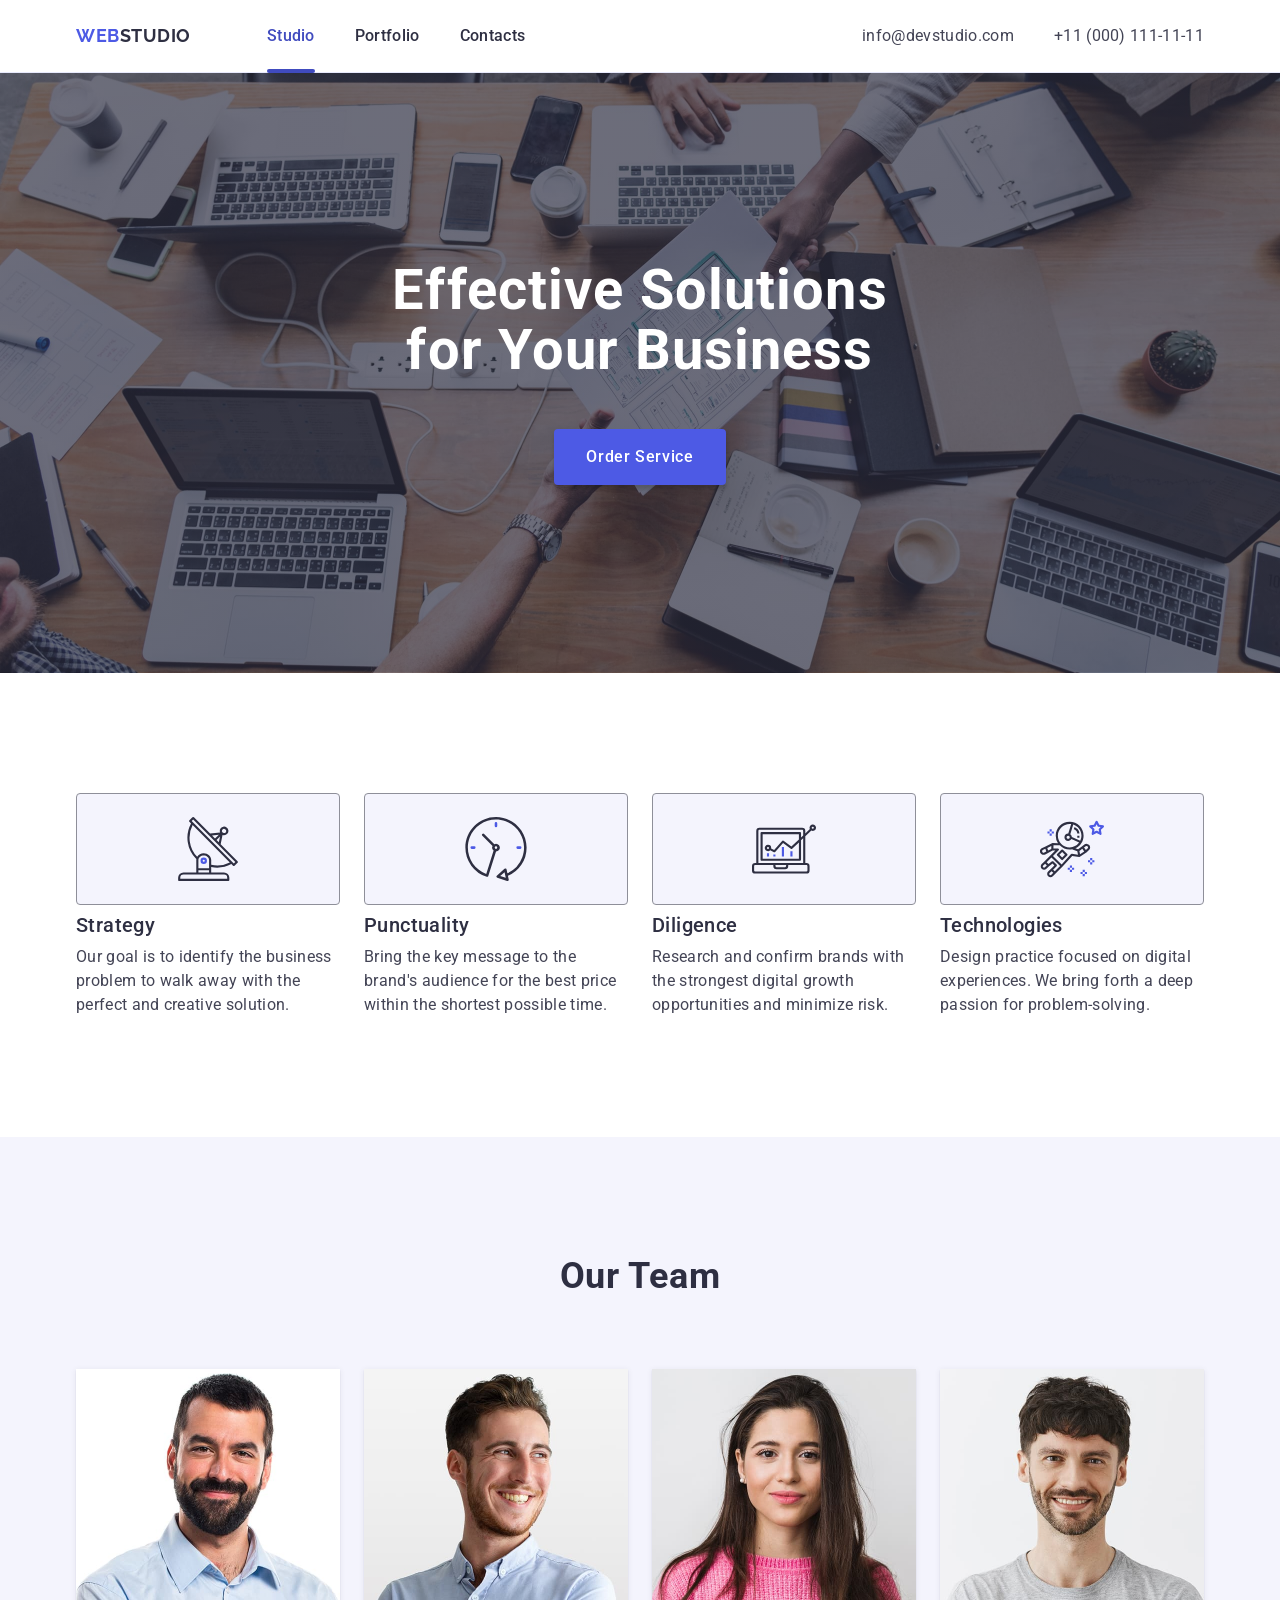
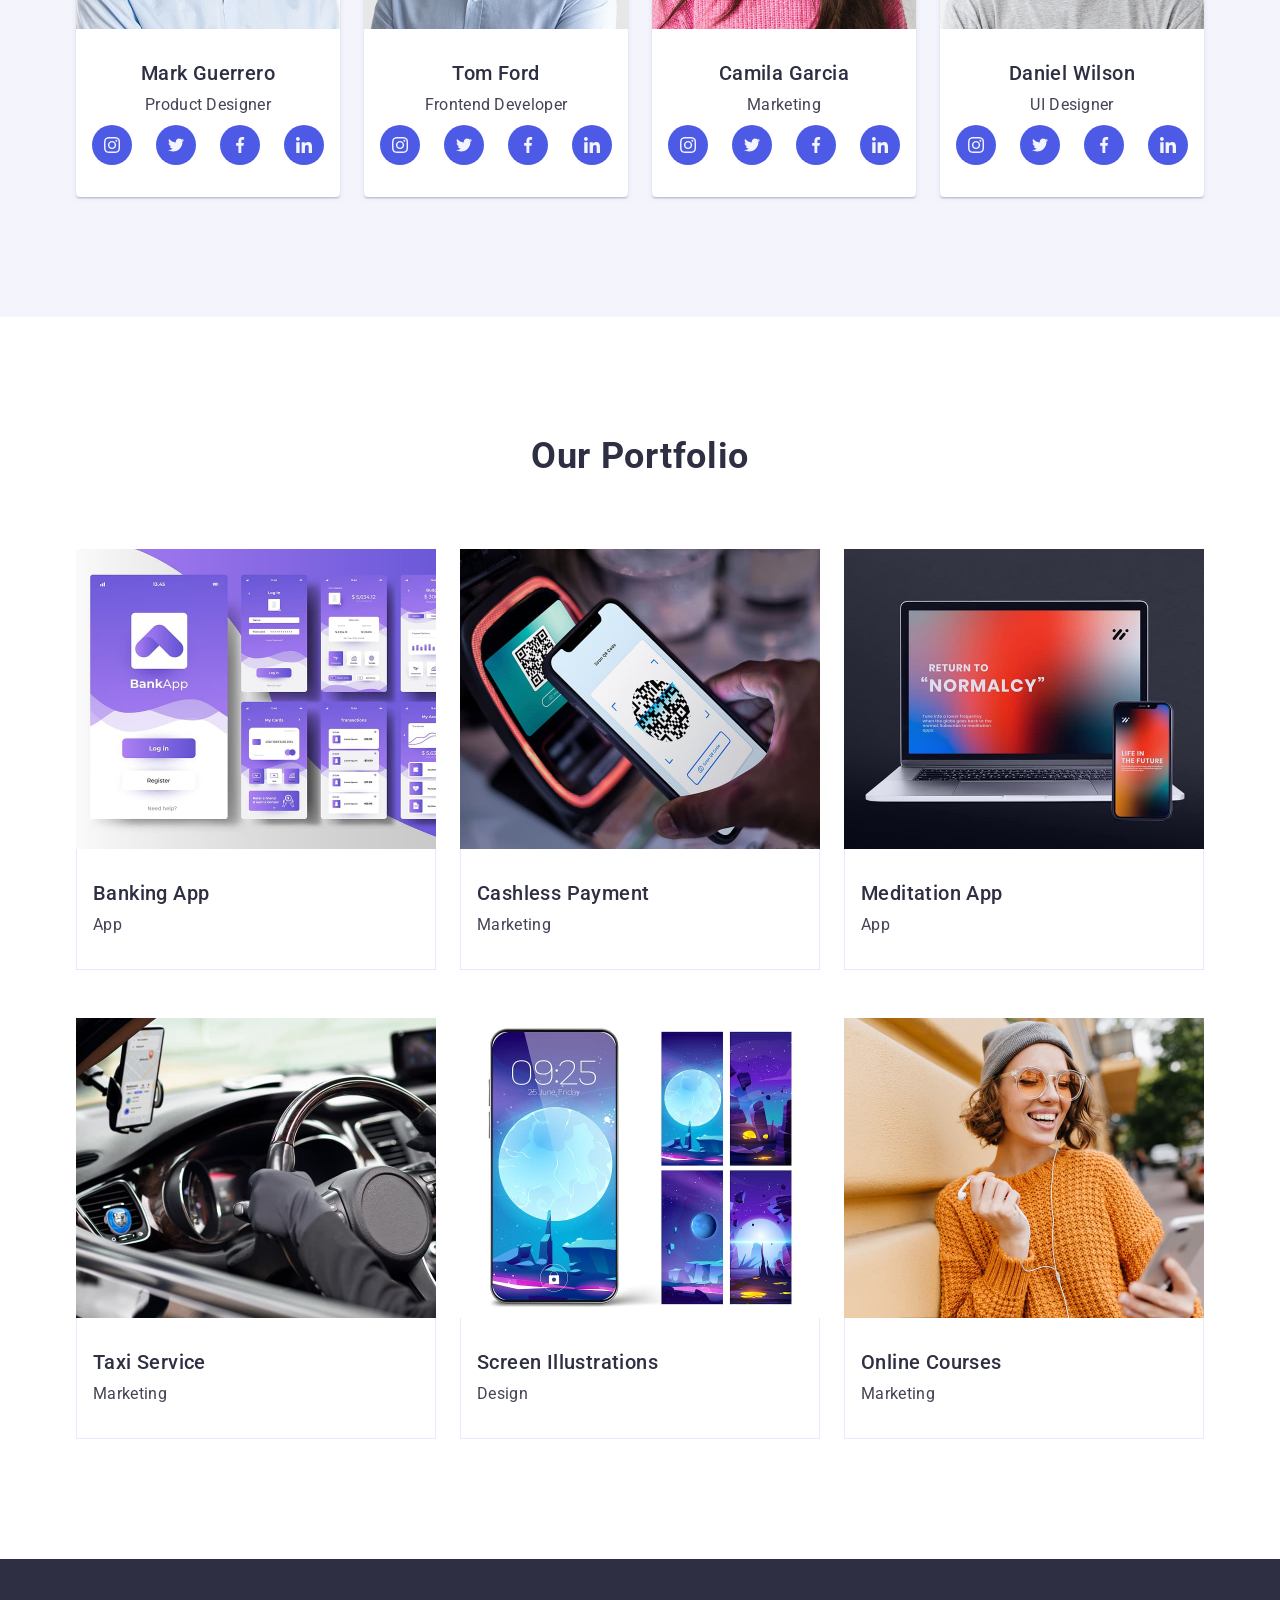
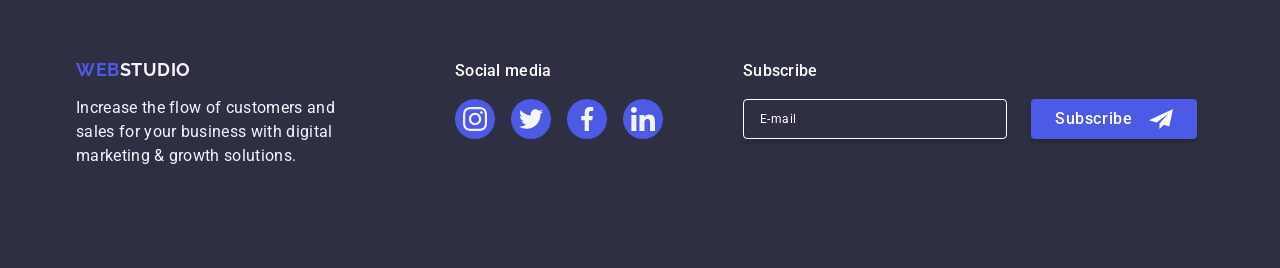
<file: index.html>
<!doctype html>
<html lang="en">
    <head>
        <meta charset="UTF-8" />
        <meta name="viewport" content="width=device-width, initial-scale=1.0" />
        <meta
            name="description"
            content="Design and developement of web-sites and apps"
        />
        <meta name="keywords" content="design developement web-site app" />
        <title>WebStudio</title>
        <link rel="preconnect" href="https://fonts.googleapis.com" />
        <link rel="preconnect" href="https://fonts.gstatic.com" crossorigin />
        <link
            href="https://fonts.googleapis.com/css2?family=Raleway:wght@700&family=Roboto:wght@400;500;700&display=swap"
            rel="stylesheet"
        />
        <link
            rel="stylesheet"
            href="https://cdnjs.cloudflare.com/ajax/libs/modern-normalize/3.0.1/modern-normalize.min.css"
        />
        <link rel="stylesheet" href="./css/styles.css" />
    </head>
    <body>
        <!-- Header -->
        <header class="header">
            <div class="container">
                <!-- Navigation -->
                <nav class="nav">
                    <!-- Logo -->
                    <a class="logo-link" href="./index.html"
                        >Web<span class="header-logo-accent">Studio</span></a
                    >
                    <!-- Navigation -->
                    <ul class="nav-list">
                        <li class="nav-list-item">
                            <a class="active nav-link" href="./index.html"
                                >Studio</a
                            >
                        </li>
                        <li class="nav-list-item">
                            <a class="nav-link" href="">Portfolio</a>
                        </li>
                        <li class="nav-list-item">
                            <a class="nav-link" href="">Contacts</a>
                        </li>
                    </ul>
                </nav>

                <!-- Contacts -->
                <address class="address">
                    <ul class="address-list">
                        <li class="address-list-item">
                            <a
                                class="address-link"
                                href="mailto:info@devstudio.com"
                                >info@devstudio.com</a
                            >
                        </li>
                        <li class="address-list-item">
                            <a class="address-link" href="tel:+110001111111"
                                >+11 (000) 111-11-11</a
                            >
                        </li>
                    </ul>
                </address>
            </div>
        </header>

        <main>
            <!-- Hero Section -->
            <section class="hero">
                <div class="container">
                    <h1 class="hero-title">
                        Effective Solutions for Your Business
                    </h1>
                    <button class="button" type="button" data-modal-open>
                        Order service
                    </button>
                </div>
            </section>

            <!-- Features Section -->
            <section class="section features">
                <div class="container">
                    <!-- No header2 -->
                    <h2 class="visually-hidden" aria-label="features">
                        Features
                    </h2>
                    <ul class="features-list">
                        <li class="features-list-item">
                            <div class="features-icon-wrapper">
                                <svg
                                    class="features-icon"
                                    width="64"
                                    height="64"
                                >
                                    <use
                                        class="icon-link"
                                        href="./images/icons.svg#icon-antenna"
                                    ></use>
                                </svg>
                            </div>
                            <h3 class="subtitle">Strategy</h3>
                            <p class="text">
                                Our goal is to identify the business problem to
                                walk away with the perfect and creative
                                solution.
                            </p>
                        </li>
                        <li class="features-list-item">
                            <div class="features-icon-wrapper">
                                <svg
                                    class="features-icon"
                                    width="64"
                                    height="64"
                                >
                                    <use
                                        class="icon-link"
                                        href="./images/icons.svg#icon-clock"
                                    ></use>
                                </svg>
                            </div>
                            <h3 class="subtitle">Punctuality</h3>
                            <p class="text">
                                Bring the key message to the brand's audience
                                for the best price within the shortest possible
                                time.
                            </p>
                        </li>
                        <li class="features-list-item">
                            <div class="features-icon-wrapper">
                                <svg
                                    class="features-icon"
                                    width="64"
                                    height="64"
                                >
                                    <use
                                        class="icon-link"
                                        href="./images/icons.svg#icon-diagram"
                                    ></use>
                                </svg>
                            </div>
                            <h3 class="subtitle">Diligence</h3>
                            <p class="text">
                                Research and confirm brands with the strongest
                                digital growth opportunities and minimize risk.
                            </p>
                        </li>
                        <li class="features-list-item">
                            <div class="features-icon-wrapper">
                                <svg
                                    class="features-icon"
                                    width="64"
                                    height="64"
                                >
                                    <use
                                        class="icon-link"
                                        href="./images/icons.svg#icon-astronaut"
                                    ></use>
                                </svg>
                            </div>
                            <h3 class="subtitle">Technologies</h3>
                            <p class="text">
                                Design practice focused on digital experiences.
                                We bring forth a deep passion for
                                problem-solving.
                            </p>
                        </li>
                    </ul>
                </div>
            </section>

            <!-- Our Team Section -->
            <section class="section team">
                <div class="container">
                    <h2 class="title">Our team</h2>
                    <ul class="team-list">
                        <li class="team-list-item">
                            <img
                                src="./images/image-1.jpg"
                                alt="Mark Guerrero Product Designer WebStudio"
                                aria-hidden="true"
                                width="264"
                                height="260"
                            />
                            <div class="team-card-text-content">
                                <h3 class="subtitle">Mark Guerrero</h3>
                                <p class="text">Product Designer</p>
                                <ul class="socials-list">
                                    <li class="socials-list-item">
                                        <a
                                            class="socials-link"
                                            href="https://www.instagram.com/"
                                            target="_blank"
                                            rel="noopener noreferrer"
                                        >
                                            <svg
                                                class="socials-icon"
                                                width="16"
                                                height="16"
                                            >
                                                <use
                                                    class="icon-link"
                                                    href="./images/icons.svg#icon-instagram"
                                                ></use>
                                            </svg>
                                        </a>
                                    </li>
                                    <li class="socials-list-item">
                                        <a
                                            class="socials-link"
                                            href="https://x.com/"
                                            target="_blank"
                                            rel="noopener noreferrer"
                                        >
                                            <svg
                                                class="socials-icon"
                                                width="16"
                                                height="16"
                                            >
                                                <use
                                                    class="icon-link"
                                                    href="./images/icons.svg#icon-twitter"
                                                ></use>
                                            </svg>
                                        </a>
                                    </li>
                                    <li class="socials-list-item">
                                        <a
                                            class="socials-link"
                                            href="https://www.facebook.com/"
                                            target="_blank"
                                            rel="noopener noreferrer"
                                        >
                                            <svg
                                                class="socials-icon"
                                                width="16"
                                                height="16"
                                            >
                                                <use
                                                    class="icon-link"
                                                    href="./images/icons.svg#icon-facebook"
                                                ></use>
                                            </svg>
                                        </a>
                                    </li>
                                    <li class="socials-list-item">
                                        <a
                                            class="socials-link"
                                            href="https://www.linkedin.com/"
                                            target="_blank"
                                            rel="noopener noreferrer"
                                        >
                                            <svg
                                                class="socials-icon"
                                                width="16"
                                                height="16"
                                            >
                                                <use
                                                    class="icon-link"
                                                    href="./images/icons.svg#icon-linkedin"
                                                ></use>
                                            </svg>
                                        </a>
                                    </li>
                                </ul>
                            </div>
                        </li>
                        <li class="team-list-item">
                            <img
                                src="./images/image-2.jpg"
                                alt="Tom Ford Frontend Developer WebStudio"
                                aria-hidden="true"
                                width="264"
                                height="260"
                            />
                            <div class="team-card-text-content">
                                <h3 class="subtitle">Tom Ford</h3>
                                <p class="text">Frontend Developer</p>
                                <ul class="socials-list">
                                    <li class="socials-list-item">
                                        <a
                                            class="socials-link"
                                            href="https://www.instagram.com/"
                                            target="_blank"
                                            rel="noopener noreferrer"
                                        >
                                            <svg
                                                class="socials-icon"
                                                width="16"
                                                height="16"
                                            >
                                                <use
                                                    class="icon-link"
                                                    href="./images/icons.svg#icon-instagram"
                                                ></use>
                                            </svg>
                                        </a>
                                    </li>
                                    <li class="socials-list-item">
                                        <a
                                            class="socials-link"
                                            href="https://x.com/"
                                            target="_blank"
                                            rel="noopener noreferrer"
                                        >
                                            <svg
                                                class="socials-icon"
                                                width="16"
                                                height="16"
                                            >
                                                <use
                                                    class="icon-link"
                                                    href="./images/icons.svg#icon-twitter"
                                                ></use>
                                            </svg>
                                        </a>
                                    </li>
                                    <li class="socials-list-item">
                                        <a
                                            class="socials-link"
                                            href="https://www.facebook.com/"
                                            target="_blank"
                                            rel="noopener noreferrer"
                                        >
                                            <svg
                                                class="socials-icon"
                                                width="16"
                                                height="16"
                                            >
                                                <use
                                                    class="icon-link"
                                                    href="./images/icons.svg#icon-facebook"
                                                ></use>
                                            </svg>
                                        </a>
                                    </li>
                                    <li class="socials-list-item">
                                        <a
                                            class="socials-link"
                                            href="https://www.linkedin.com/"
                                            target="_blank"
                                            rel="noopener noreferrer"
                                        >
                                            <svg
                                                class="socials-icon"
                                                width="16"
                                                height="16"
                                            >
                                                <use
                                                    class="icon-link"
                                                    href="./images/icons.svg#icon-linkedin"
                                                ></use>
                                            </svg>
                                        </a>
                                    </li>
                                </ul>
                            </div>
                        </li>
                        <li class="team-list-item">
                            <img
                                src="./images/image-3.jpg"
                                alt="Camila Garcia Marketing WebStudio"
                                aria-hidden="true"
                                width="264"
                                height="260"
                            />
                            <div class="team-card-text-content">
                                <h3 class="subtitle">Camila Garcia</h3>
                                <p class="text">Marketing</p>
                                <ul class="socials-list">
                                    <li class="socials-list-item">
                                        <a
                                            class="socials-link"
                                            href="https://www.instagram.com/"
                                            target="_blank"
                                            rel="noopener noreferrer"
                                        >
                                            <svg
                                                class="socials-icon"
                                                width="16"
                                                height="16"
                                            >
                                                <use
                                                    class="icon-link"
                                                    href="./images/icons.svg#icon-instagram"
                                                ></use>
                                            </svg>
                                        </a>
                                    </li>
                                    <li class="socials-list-item">
                                        <a
                                            class="socials-link"
                                            href="https://x.com/"
                                            target="_blank"
                                            rel="noopener noreferrer"
                                        >
                                            <svg
                                                class="socials-icon"
                                                width="16"
                                                height="16"
                                            >
                                                <use
                                                    class="icon-link"
                                                    href="./images/icons.svg#icon-twitter"
                                                ></use>
                                            </svg>
                                        </a>
                                    </li>
                                    <li class="socials-list-item">
                                        <a
                                            class="socials-link"
                                            href="https://www.facebook.com/"
                                            target="_blank"
                                            rel="noopener noreferrer"
                                        >
                                            <svg
                                                class="socials-icon"
                                                width="16"
                                                height="16"
                                            >
                                                <use
                                                    class="icon-link"
                                                    href="./images/icons.svg#icon-facebook"
                                                ></use>
                                            </svg>
                                        </a>
                                    </li>
                                    <li class="socials-list-item">
                                        <a
                                            class="socials-link"
                                            href="https://www.linkedin.com/"
                                            target="_blank"
                                            rel="noopener noreferrer"
                                        >
                                            <svg
                                                class="socials-icon"
                                                width="16"
                                                height="16"
                                            >
                                                <use
                                                    class="icon-link"
                                                    href="./images/icons.svg#icon-linkedin"
                                                ></use>
                                            </svg>
                                        </a>
                                    </li>
                                </ul>
                            </div>
                        </li>
                        <li class="team-list-item">
                            <img
                                src="./images/image-4.jpg"
                                alt="Daniel Wilson UI Designer WebStudio"
                                aria-hidden="true"
                                width="264"
                                height="260"
                            />
                            <div class="team-card-text-content">
                                <h3 class="subtitle">Daniel Wilson</h3>
                                <p class="text">UI Designer</p>
                                <ul class="socials-list">
                                    <li class="socials-list-item">
                                        <a
                                            class="socials-link"
                                            href="https://www.instagram.com/"
                                            target="_blank"
                                            rel="noopener noreferrer"
                                        >
                                            <svg
                                                class="socials-icon"
                                                width="16"
                                                height="16"
                                            >
                                                <use
                                                    class="icon-link"
                                                    href="./images/icons.svg#icon-instagram"
                                                ></use>
                                            </svg>
                                        </a>
                                    </li>
                                    <li class="socials-list-item">
                                        <a
                                            class="socials-link"
                                            href="https://x.com/"
                                            target="_blank"
                                            rel="noopener noreferrer"
                                        >
                                            <svg
                                                class="socials-icon"
                                                width="16"
                                                height="16"
                                            >
                                                <use
                                                    class="icon-link"
                                                    href="./images/icons.svg#icon-twitter"
                                                ></use>
                                            </svg>
                                        </a>
                                    </li>
                                    <li class="socials-list-item">
                                        <a
                                            class="socials-link"
                                            href="https://www.facebook.com/"
                                            target="_blank"
                                            rel="noopener noreferrer"
                                        >
                                            <svg
                                                class="socials-icon"
                                                width="16"
                                                height="16"
                                            >
                                                <use
                                                    class="icon-link"
                                                    href="./images/icons.svg#icon-facebook"
                                                ></use>
                                            </svg>
                                        </a>
                                    </li>
                                    <li class="socials-list-item">
                                        <a
                                            class="socials-link"
                                            href="https://www.linkedin.com/"
                                            target="_blank"
                                            rel="noopener noreferrer"
                                        >
                                            <svg
                                                class="socials-icon"
                                                width="16"
                                                height="16"
                                            >
                                                <use
                                                    class="icon-link"
                                                    href="./images/icons.svg#icon-linkedin"
                                                ></use>
                                            </svg>
                                        </a>
                                    </li>
                                </ul>
                            </div>
                        </li>
                    </ul>
                </div>
            </section>

            <!-- Portfolio -->
            <section class="section portfolio">
                <div class="container">
                    <h2 class="title">Our portfolio</h2>
                    <ul class="portfolio-list">
                        <li class="portfolio-list-item">
                            <div class="portfolio-overlay">
                                <img
                                    src="./images/image-5.jpg"
                                    alt="Banking app interface design with dashboard and transaction screens"
                                    width="360"
                                    height="300"
                                />
                                <p class="overlay-text">
                                    14 Stylish and User-Friendly App Design
                                    Concepts &centerdot; Task Manager App
                                    &centerdot; Calorie Tracker App &centerdot;
                                    Exotic Fruit Ecommerce App &centerdot; Cloud
                                    Storage App
                                </p>
                            </div>
                            <div class="portfolio-card-text-content">
                                <h3 class="subtitle">Banking app</h3>
                                <p class="text">App</p>
                            </div>
                        </li>
                        <li class="portfolio-list-item">
                            <div class="portfolio-overlay">
                                <img
                                    src="./images/image-6.jpg"
                                    alt="Paying via QR code scan at a contactless payment terminal"
                                    width="360"
                                    height="300"
                                />
                                <p class="overlay-text">
                                    14 Stylish and User-Friendly App Design
                                    Concepts &centerdot; Task Manager App
                                    &centerdot; Calorie Tracker App &centerdot;
                                    Exotic Fruit Ecommerce App &centerdot; Cloud
                                    Storage App
                                </p>
                            </div>
                            <div class="portfolio-card-text-content">
                                <h3 class="subtitle">Cashless payment</h3>
                                <p class="text">Marketing</p>
                            </div>
                        </li>
                        <li class="portfolio-list-item">
                            <div class="portfolio-overlay">
                                <img
                                    src="./images/image-7.jpg"
                                    alt="Responsive web design mockup on laptop and smartphone"
                                    width="360"
                                    height="300"
                                />
                                <p class="overlay-text">
                                    14 Stylish and User-Friendly App Design
                                    Concepts &centerdot; Task Manager App
                                    &centerdot; Calorie Tracker App &centerdot;
                                    Exotic Fruit Ecommerce App &centerdot; Cloud
                                    Storage App
                                </p>
                            </div>
                            <div class="portfolio-card-text-content">
                                <h3 class="subtitle">Meditation app</h3>
                                <p class="text">App</p>
                            </div>
                        </li>
                        <li class="portfolio-list-item">
                            <div class="portfolio-overlay">
                                <img
                                    src="./images/image-8.jpg"
                                    alt="Smartphone with car navigation app mounted on a dashboard"
                                    width="360"
                                    height="300"
                                />
                                <p class="overlay-text">
                                    14 Stylish and User-Friendly App Design
                                    Concepts &centerdot; Task Manager App
                                    &centerdot; Calorie Tracker App &centerdot;
                                    Exotic Fruit Ecommerce App &centerdot; Cloud
                                    Storage App
                                </p>
                            </div>
                            <div class="portfolio-card-text-content">
                                <h3 class="subtitle">Taxi service</h3>
                                <p class="text">Marketing</p>
                            </div>
                        </li>
                        <li class="portfolio-list-item">
                            <div class="portfolio-overlay">
                                <img
                                    src="./images/image-9.jpg"
                                    alt="Mobile app UI kit with celestial animated wallpapers"
                                    width="360"
                                    height="300"
                                />
                                <p class="overlay-text">
                                    14 Stylish and User-Friendly App Design
                                    Concepts &centerdot; Task Manager App
                                    &centerdot; Calorie Tracker App &centerdot;
                                    Exotic Fruit Ecommerce App &centerdot; Cloud
                                    Storage App
                                </p>
                            </div>
                            <div class="portfolio-card-text-content">
                                <h3 class="subtitle">Screen illustrations</h3>
                                <p class="text">Design</p>
                            </div>
                        </li>
                        <li class="portfolio-list-item">
                            <div class="portfolio-overlay">
                                <img
                                    src="./images/image-10.jpg"
                                    alt="Smiling woman in casual wear listening to music on her smartphone"
                                    width="360"
                                    height="300"
                                />
                                <p class="overlay-text">
                                    14 Stylish and User-Friendly App Design
                                    Concepts &centerdot; Task Manager App
                                    &centerdot; Calorie Tracker App &centerdot;
                                    Exotic Fruit Ecommerce App &centerdot; Cloud
                                    Storage App
                                </p>
                            </div>
                            <div class="portfolio-card-text-content">
                                <h3 class="subtitle">Online courses</h3>
                                <p class="text">Marketing</p>
                            </div>
                        </li>
                    </ul>
                </div>
            </section>
        </main>

        <!-- Footer -->
        <footer class="footer">
            <div class="container">
                <div class="footer-info-wrapper">
                    <!-- Logo -->
                    <a class="logo-link" href="./index.html"
                        >Web<span class="footer-logo-accent">Studio</span></a
                    >
                    <!-- Advantage -->
                    <p class="footer-text">
                        Increase the flow of customers and<br />
                        sales for your business with digital<br />
                        marketing & growth solutions.
                    </p>
                </div>
                <div class="footer-socials-wrapper">
                    <p class="socials-text">Social media</p>
                    <ul class="socials-list">
                        <li class="socials-list-item">
                            <a
                                class="socials-link"
                                href="https://www.instagram.com/"
                                target="_blank"
                                rel="noopener noreferrer"
                            >
                                <svg
                                    class="socials-icon"
                                    width="24"
                                    height="24"
                                >
                                    <use
                                        class="icon-link"
                                        href="./images/icons.svg#icon-instagram"
                                    ></use>
                                </svg>
                            </a>
                        </li>
                        <li class="socials-list-item">
                            <a
                                class="socials-link"
                                href="https://x.com/"
                                target="_blank"
                                rel="noopener noreferrer"
                            >
                                <svg
                                    class="socials-icon"
                                    width="24"
                                    height="24"
                                >
                                    <use
                                        class="icon-link"
                                        href="./images/icons.svg#icon-twitter"
                                    ></use>
                                </svg>
                            </a>
                        </li>
                        <li class="socials-list-item">
                            <a
                                class="socials-link"
                                href="https://www.facebook.com/"
                                target="_blank"
                                rel="noopener noreferrer"
                            >
                                <svg
                                    class="socials-icon"
                                    width="24"
                                    height="24"
                                >
                                    <use
                                        class="icon-link"
                                        href="./images/icons.svg#icon-facebook"
                                    ></use>
                                </svg>
                            </a>
                        </li>
                        <li class="socials-list-item">
                            <a
                                class="socials-link"
                                href="https://www.linkedin.com/"
                                target="_blank"
                                rel="noopener noreferrer"
                            >
                                <svg
                                    class="socials-icon"
                                    width="24"
                                    height="24"
                                >
                                    <use
                                        class="icon-link"
                                        href="./images/icons.svg#icon-linkedin"
                                    ></use>
                                </svg>
                            </a>
                        </li>
                    </ul>
                </div>
                <div class="footer-subscribe-wrapper">
                    <p class="subscribe-text">Subscribe</p>
                    <form name="subscribe-form" class="subscribe-form">
                        <label class="subscribe-form-label">
                            <input
                                class="subscribe-form-input"
                                type="email"
                                name="subscribe"
                                placeholder="E-mail"
                            />
                        </label>
                        <button
                            class="button subscribe-form-button"
                            type="submit"
                        >
                            Subscribe
                            <svg class="button-icon" width="24" height="24">
                                <use href="./images/icons.svg#icon-send"></use>
                            </svg>
                        </button>
                    </form>
                </div>
            </div>
        </footer>

        <div class="modal-overlay" data-modal>
            <div class="modal">
                <button type="button" class="button-close" data-modal-close>
                    <svg class="close-icon-close" width="8" height="8">
                        <use href="./images/icons.svg#icon-close"></use>
                    </svg>
                </button>
                <p class="contact-form-title">
                    Leave your contacts and we will call you back
                </p>
                <form
                    name="contact-form"
                    class="contact-form"
                    autocomplete="off"
                    novalidate
                >
                    <div class="label-input-wrapper">
                        <label class="contact-form-label" for="user-name">
                            Name</label
                        >
                        <div class="input-svg-wrapper">
                            <input
                                type="text"
                                name="user-name"
                                id="user-name"
                                class="contact-form-input"
                                autofocus
                                placeholder=" "
                            />
                            <svg
                                class="contact-form-icon"
                                width="18"
                                height="24"
                            >
                                <use
                                    href="./images/icons.svg#icon-person"
                                ></use>
                            </svg>
                        </div>
                    </div>

                    <div class="label-input-wrapper">
                        <label class="contact-form-label" for="user-phone"
                            >Phone</label
                        >
                        <div class="input-svg-wrapper">
                            <input
                                type="tel"
                                name="tel"
                                id="user-phone"
                                class="contact-form-input"
                                placeholder=" "
                            />
                            <svg
                                class="contact-form-icon"
                                width="18"
                                height="24"
                            >
                                <use href="./images/icons.svg#icon-phone"></use>
                            </svg>
                        </div>
                    </div>

                    <div class="label-input-wrapper">
                        <label class="contact-form-label" for="user-email">
                            Email</label
                        >
                        <div class="input-svg-wrapper">
                            <input
                                type="email"
                                name="email"
                                id="user-email"
                                class="contact-form-input"
                                placeholder=" "
                            />
                            <svg
                                class="contact-form-icon"
                                width="18"
                                height="24"
                            >
                                <use href="./images/icons.svg#icon-email"></use>
                            </svg>
                        </div>
                    </div>

                    <div class="label-textarea-wrapper">
                        <label class="contact-form-label" for="user-comment"
                            >Comment</label
                        >
                        <textarea
                            name="user-comment"
                            id="user-comment"
                            class="contact-form-textarea"
                            placeholder="Text input"
                        ></textarea>
                    </div>

                    <div class="label-input-svg-wrapper">
                        <input
                            type="checkbox"
                            name="user-privacy"
                            id="user-privacy"
                            value="true"
                            class="contact-form-checkbox-policy visually-hidden"
                        />
                        <label
                            class="contact-form-label-policy"
                            for="user-privacy"
                        >
                            <span class="svg-wrapper">
                                <svg
                                    class="contact-form-icon-checkbox"
                                    width="10"
                                    height="8"
                                >
                                    <use
                                        href="./images/icons.svg#icon-check"
                                    ></use>
                                </svg>
                            </span>
                            I accept the terms and conditions of the
                            <a
                                href="#"
                                target="_blank"
                                class="contact-form-policy-link"
                                rel="noreferrer noopener"
                                >Privacy Policy</a
                            >
                        </label>
                    </div>

                    <button type="submit" class="button contact-form-button">
                        Send
                    </button>
                </form>
            </div>
        </div>
        <script src="./js/modal.js"></script>
    </body>
</html>
</file>
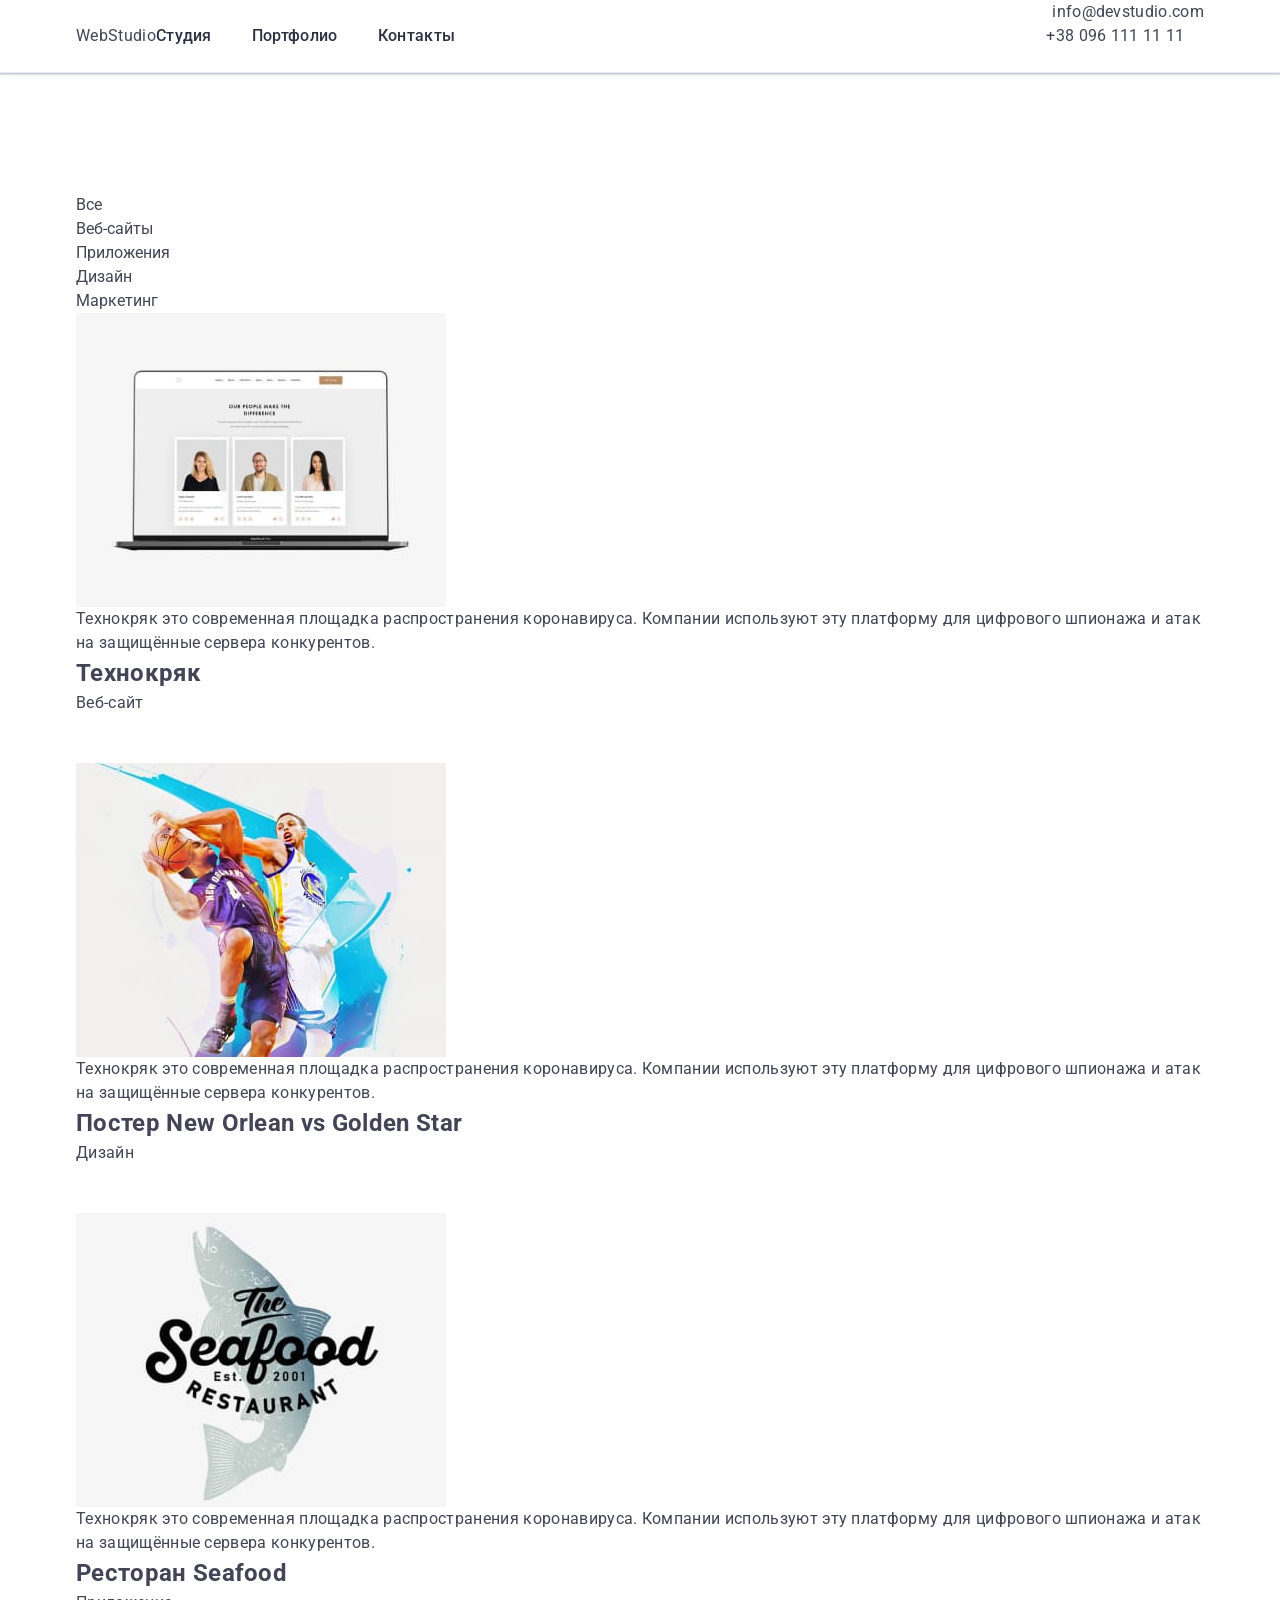
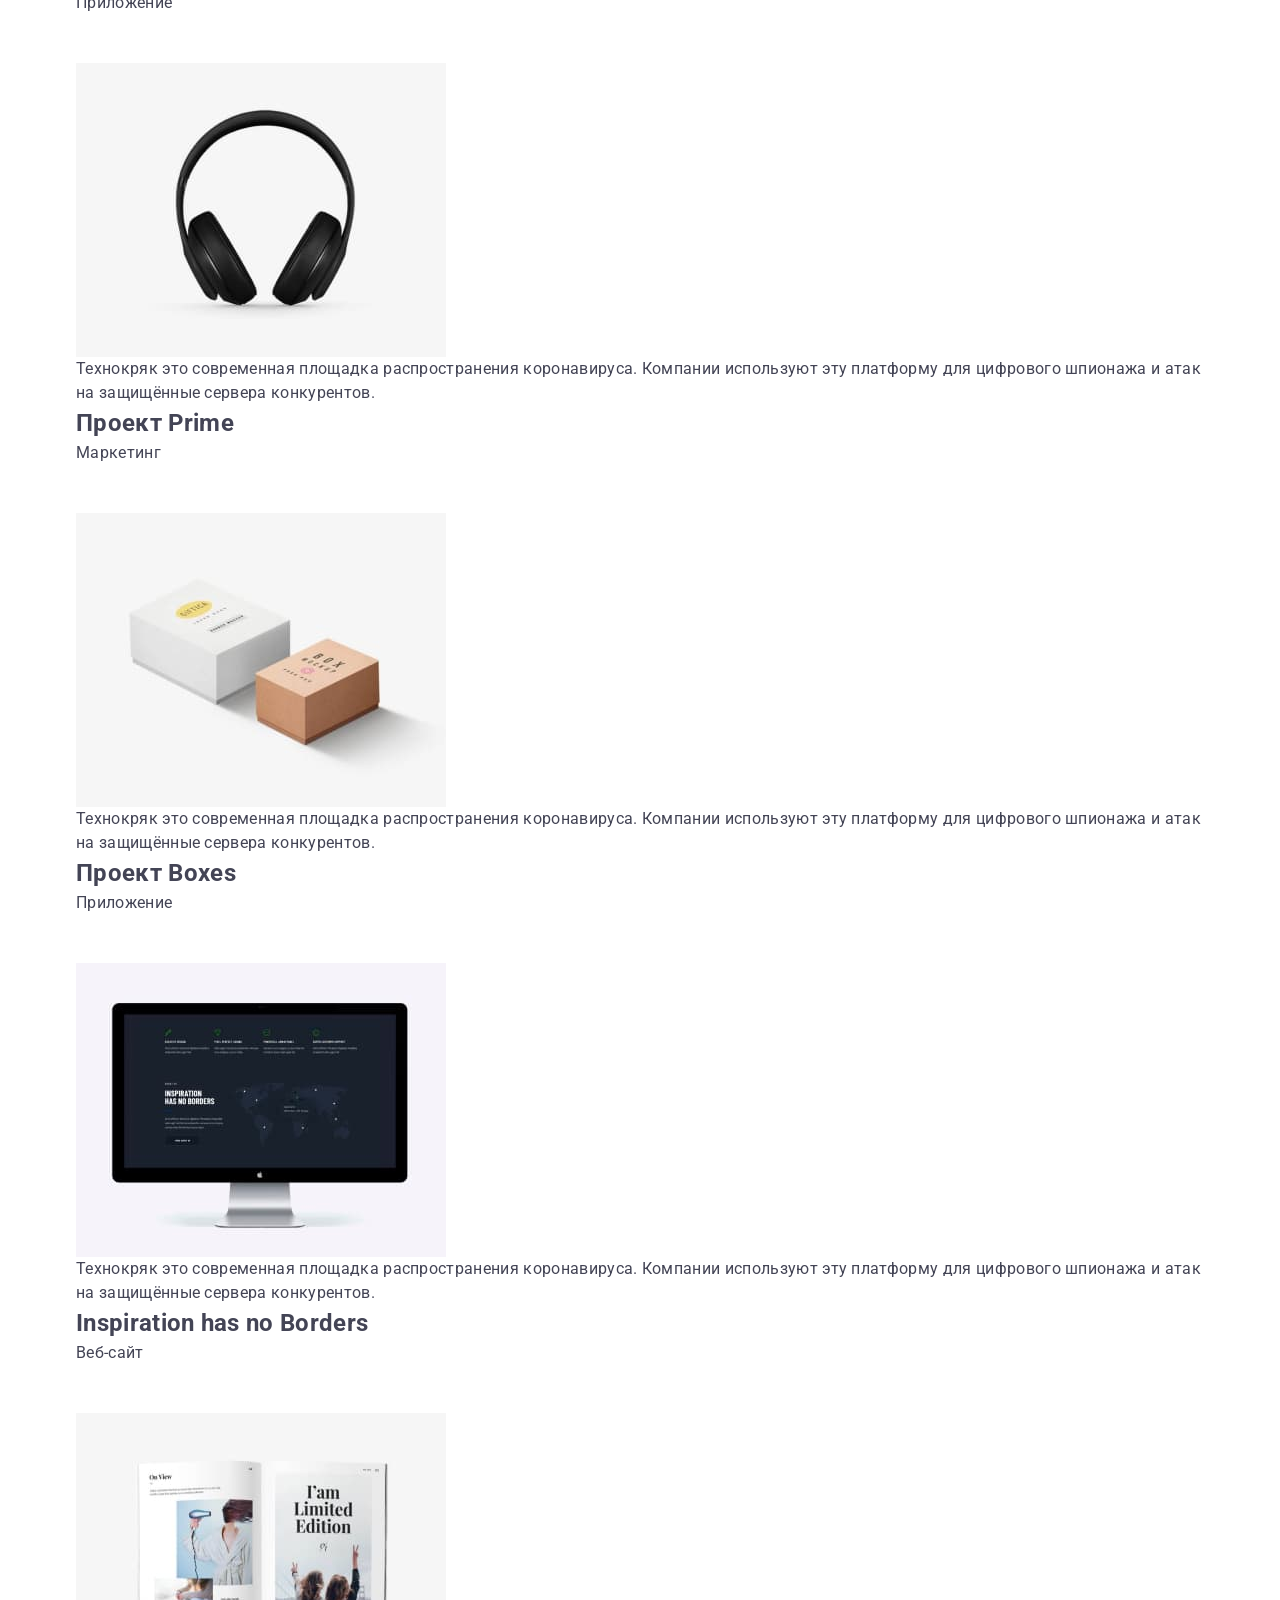
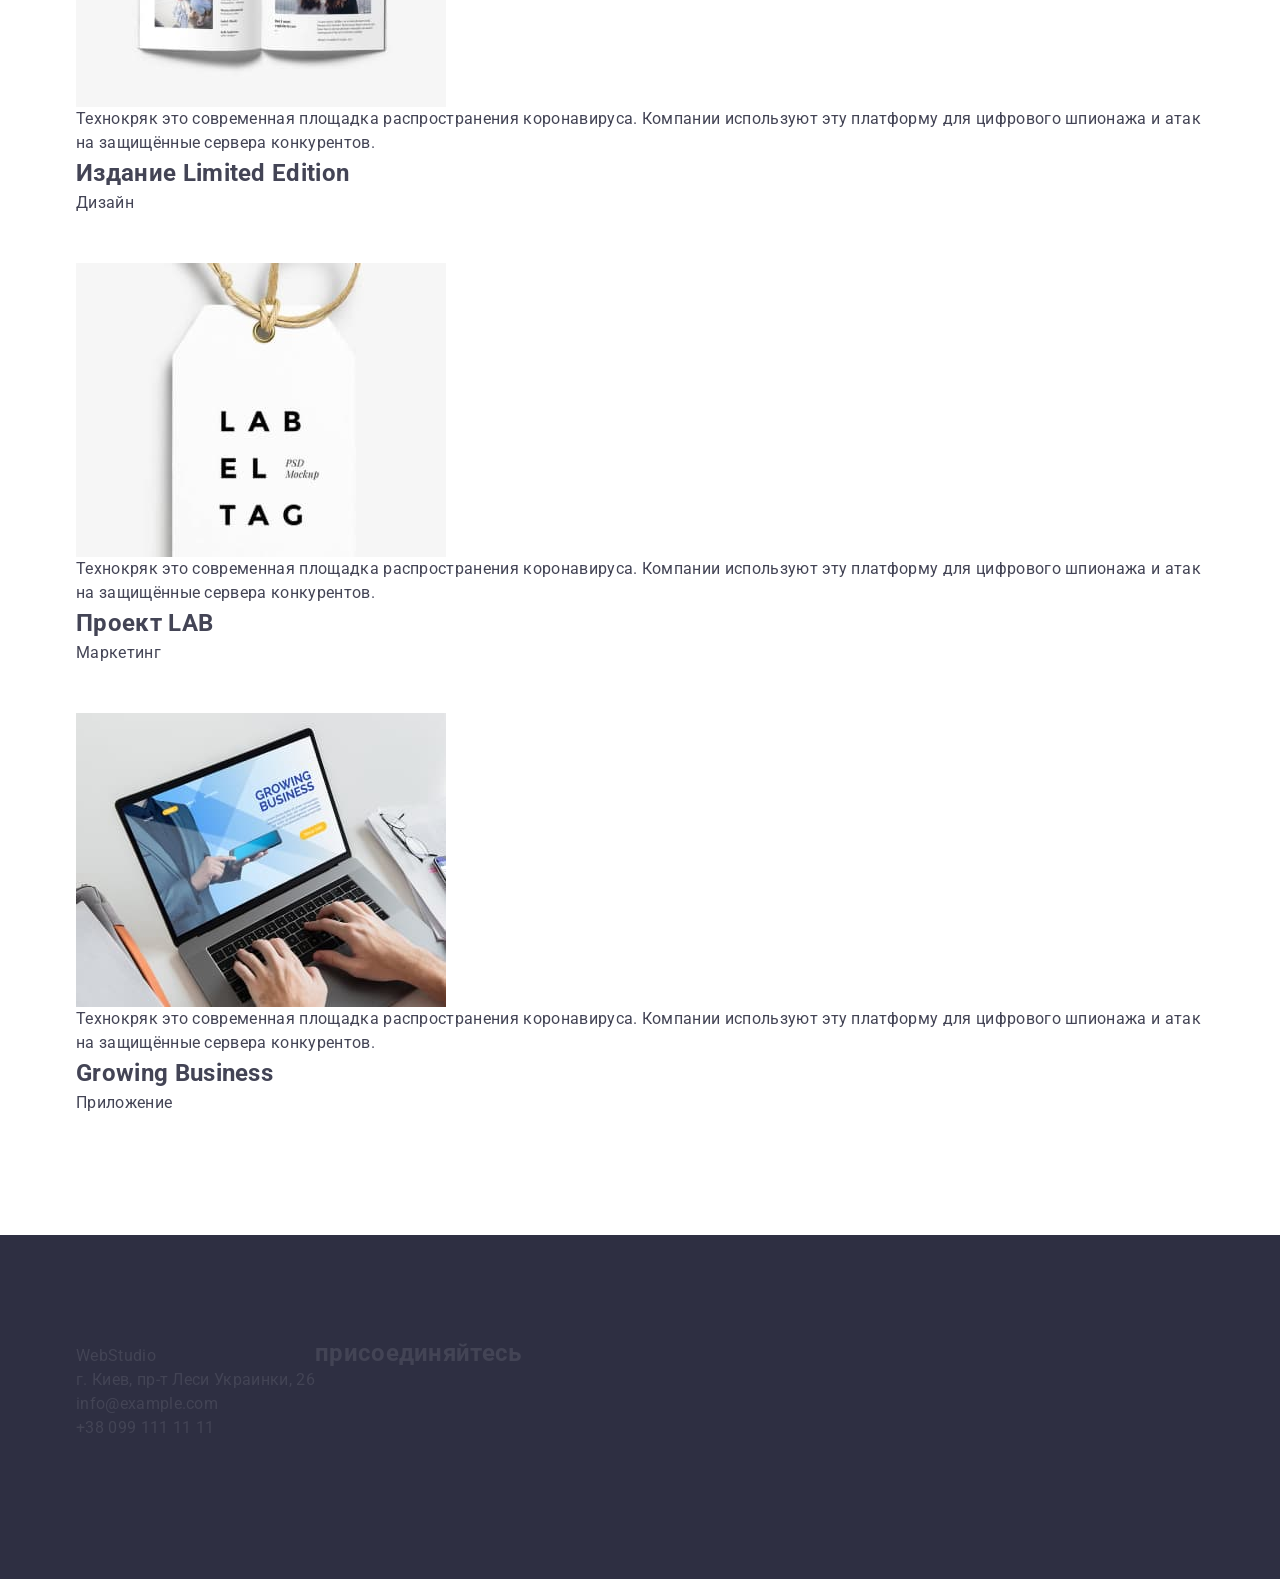
<file: portfolio.html>
<!DOCTYPE html>
<html lang="ru">
  <head>
    <meta charset="UTF-8" />
    <meta http-equiv="X-UA-Compatible" content="IE=edge" />
    <meta name="viewport" content="width=device-width, initial-scale=1.0" />
    <title lang="en">WebStudio</title>
    <!-- Google Fonts -->
    <link rel="preconnect" href="https://fonts.googleapis.com" />
    <link rel="preconnect" href="https://fonts.gstatic.com" crossorigin />
    <link
      href="https://fonts.googleapis.com/css2?family=Raleway:wght@700&family=Roboto:wght@400;500;700;900&display=swap"
      rel="stylesheet"
    />
    <!-- modern-normalize -->
    <link
      rel="stylesheet"
      href="https://cdnjs.cloudflare.com/ajax/libs/modern-normalize/1.0.0/modern-normalize.min.css"
    />
    <!-- Мои стили -->
    <link rel="stylesheet" href="./css/styles.css" />
  </head>

  <body>
    <!-- Хэдер -->
    <header class="header">
      <div class="container">
        <nav class="nav page-nav">
          <a href="./index.html" lang="en" class="nav-logo link"
            ><span class="accent">Web</span>Studio</a
          >
          <ul class="list nav-list">
            <li class="nav-item">
              <a href="./index.html" class="nav-link link">Студия</a>
            </li>
            <li class="nav-item">
              <a href="./portfolio.html" class="nav-link current link">Портфолио</a>
            </li>
            <li class="nav-item"><a href="" class="nav-link link">Контакты</a></li>
          </ul>
        </nav>
        <ul class="list contact-list">
          <li class="contact-item">
            <a href="mailto:info@devstudio.com" class="contact-link link">
              <svg class="header-icon" width="16" height="12">
                <use href="./images/icons.svg#envelope"></use>
              </svg>
              info@devstudio.com
            </a>
          </li>
          <li class="contact-item">
            <a href="tel:+380961111111" class="contact-link link">
              <svg class="header-icon" width="10" height="16">
                <use href="./images/icons.svg#smartphone"></use>
              </svg>
              +38 096 111 11 11
            </a>
          </li>
        </ul>
      </div>
    </header>

    <main>
      <!-- Секция Портфолио -->
      <section class="section">
        <div class="container">
          <h1 class="visually-hidden">Портфолио</h1>

          <!-- Фильтры Портфолио -->
          <ul class="list filter-list">
            <li class="filter-item">
              <button type="button" class="filter-button filter-active">Все</button>
            </li>

            <li class="filter-item">
              <button type="button" class="filter-button">Веб-сайты</button>
            </li>

            <li class="filter-item">
              <button type="button" class="filter-button">Приложения</button>
            </li>

            <li class="filter-item"><button type="button" class="filter-button">Дизайн</button></li>
            <li class="filter-item">
              <button type="button" class="filter-button">Маркетинг</button>
            </li>
          </ul>

          <!-- Портфолио -->
          <ul class="list portfolio-list">
            <li class="portfolio-item">
              <a href="" class="portfolio-link link">
                <div class="portfolio-wrapper">
                  <img
                    src="./images/portfolio-1.jpg"
                    alt="отображение веб-сайта на экране ноутбука"
                    width="370"
                  />
                  <p class="portfolio-overlay">
                    Технокряк это современная площадка распространения коронавируса. Компании
                    используют эту платформу для цифрового шпионажа и атак на защищённые сервера
                    конкурентов.
                  </p>
                </div>

                <div class="portfolio-card">
                  <h2 class="portfolio-subtitle">Технокряк</h2>
                  <p class="filter-name">Веб-сайт</p>
                </div>
              </a>
            </li>

            <li class="portfolio-item">
              <a href="" class="portfolio-link link">
                <div class="portfolio-wrapper">
                  <img
                    src="./images/portfolio-2.jpg"
                    alt="два баскетболиста играют с мячом"
                    width="370"
                  />
                  <p class="portfolio-overlay">
                    Технокряк это современная площадка распространения коронавируса. Компании
                    используют эту платформу для цифрового шпионажа и атак на защищённые сервера
                    конкурентов.
                  </p>
                </div>
                <div class="portfolio-card">
                  <h2 class="portfolio-subtitle">
                    Постер <span lang="en">New Orlean vs Golden Star</span>
                  </h2>
                  <p class="filter-name">Дизайн</p>
                </div>
              </a>
            </li>

            <li class="portfolio-item">
              <a href="" class="portfolio-link link">
                <div class="portfolio-wrapper">
                  <img
                    src="./images/portfolio-3.jpg"
                    alt="буквенный логотип ресторана на фоне рыбы"
                    width="370"
                  />
                  <p class="portfolio-overlay">
                    Технокряк это современная площадка распространения коронавируса. Компании
                    используют эту платформу для цифрового шпионажа и атак на защищённые сервера
                    конкурентов.
                  </p>
                </div>
                <div class="portfolio-card">
                  <h2 class="portfolio-subtitle">Ресторан <span lang="en">Seafood</span></h2>
                  <p class="filter-name">Приложение</p>
                </div>
              </a>
            </li>

            <li class="portfolio-item">
              <a href="" class="portfolio-link link">
                <div class="portfolio-wrapper">
                  <img src="./images/portfolio-4.jpg" alt="наушники" width="370" />
                  <p class="portfolio-overlay">
                    Технокряк это современная площадка распространения коронавируса. Компании
                    используют эту платформу для цифрового шпионажа и атак на защищённые сервера
                    конкурентов.
                  </p>
                </div>
                <div class="portfolio-card">
                  <h2 class="portfolio-subtitle">Проект <span lang="en">Prime</span></h2>
                  <p class="filter-name">Маркетинг</p>
                </div>
              </a>
            </li>

            <li class="portfolio-item">
              <a href="" class="portfolio-link link">
                <div class="portfolio-wrapper">
                  <img
                    src="./images/portfolio-5.jpg"
                    alt="две коробки белая и крафтовая"
                    width="370"
                  />
                  <p class="portfolio-overlay">
                    Технокряк это современная площадка распространения коронавируса. Компании
                    используют эту платформу для цифрового шпионажа и атак на защищённые сервера
                    конкурентов.
                  </p>
                </div>
                <div class="portfolio-card">
                  <h2 class="portfolio-subtitle">Проект <span lang="en">Boxes</span></h2>
                  <p class="filter-name">Приложение</p>
                </div>
              </a>
            </li>

            <li class="portfolio-item">
              <a href="" class="portfolio-link link">
                <div class="portfolio-wrapper">
                  <img
                    src="./images/portfolio-6.jpg"
                    alt="отображение сайта на мониторе компьютера"
                    width="370"
                  />
                  <p class="portfolio-overlay">
                    Технокряк это современная площадка распространения коронавируса. Компании
                    используют эту платформу для цифрового шпионажа и атак на защищённые сервера
                    конкурентов.
                  </p>
                </div>
                <div class="portfolio-card">
                  <h2 class="portfolio-subtitle" lang="en">Inspiration has no Borders</h2>
                  <p class="filter-name">Веб-сайт</p>
                </div>
              </a>
            </li>

            <li class="portfolio-item">
              <a href="" class="portfolio-link link">
                <div class="portfolio-wrapper">
                  <img src="./images/portfolio-7.jpg" alt="открытый журнал" width="370" />
                  <p class="portfolio-overlay">
                    Технокряк это современная площадка распространения коронавируса. Компании
                    используют эту платформу для цифрового шпионажа и атак на защищённые сервера
                    конкурентов.
                  </p>
                </div>
                <div class="portfolio-card">
                  <h2 class="portfolio-subtitle">Издание <span lang="en">Limited Edition</span></h2>
                  <p class="filter-name">Дизайн</p>
                </div>
              </a>
            </li>

            <li class="portfolio-item">
              <a href="" class="portfolio-link link">
                <div class="portfolio-wrapper">
                  <img
                    src="./images/portfolio-8.jpg"
                    alt="белая бирка на веревке из шпагата"
                    width="370"
                  />
                  <p class="portfolio-overlay">
                    Технокряк это современная площадка распространения коронавируса. Компании
                    используют эту платформу для цифрового шпионажа и атак на защищённые сервера
                    конкурентов.
                  </p>
                </div>
                <div class="portfolio-card">
                  <h2 class="portfolio-subtitle">Проект <span lang="en">LAB</span></h2>
                  <p class="filter-name">Маркетинг</p>
                </div>
              </a>
            </li>

            <li class="portfolio-item">
              <a href="" class="portfolio-link link">
                <div class="portfolio-wrapper">
                  <img
                    src="./images/portfolio-9.jpg"
                    alt="человек работает за ноутбуком"
                    width="370"
                  />
                  <p class="portfolio-overlay">
                    Технокряк это современная площадка распространения коронавируса. Компании
                    используют эту платформу для цифрового шпионажа и атак на защищённые сервера
                    конкурентов.
                  </p>
                </div>
                <div class="portfolio-card">
                  <h2 class="portfolio-subtitle" lang="en">Growing Business</h2>
                  <p class="filter-name">Приложение</p>
                </div>
              </a>
            </li>
          </ul>
        </div>
      </section>
    </main>

    <!-- Футер -->
    <footer class="footer">
      <div class="container footer-container">
        <div class="footer-left">
          <a class="footer-logo link" href="./index.html" lang="en">
            <span class="accent">Web</span>Studio</a
          >
          <address class="link">
            <ul class="list footer-list">
              <li class="footer-item">
                <a
                  class="footer-link link"
                  href="https://goo.gl/maps/JsHpxsJ47qESHzWFA"
                  target="_blank"
                  rel="noopener noreferrer"
                >
                  г. Киев, пр-т Леси Украинки, 26</a
                >
              </li>
              <li class="footer-item">
                <a class="footer-link alfa link" href="mailto:info@example.com">info@example.com</a>
              </li>
              <li class="footer-item">
                <a class="footer-link alfa link" href="tel:+380991111111">+38 099 111 11 11</a>
              </li>
            </ul>
          </address>
        </div>
        <div class="footer-center">
          <h2 class="join-title">присоединяйтесь</h2>
          <div class="footer-social-icons">
            <ul class="footer-icons-list list">
              <li class="footer-icon-item">
                <a href="" class="link footer-icon-link" target="_blank" rel="noopener noreferrer">
                  <svg class="footer-icon" width="20" height="20">
                    <use href="images/icons.svg#instagram"></use>
                  </svg>
                </a>
              </li>
              <li class="footer-icon-item">
                <a href="" class="link footer-icon-link" target="_blank" rel="noopener noreferrer">
                  <svg class="footer-icon" width="20" height="20">
                    <use href="images/icons.svg#twitter"></use>
                  </svg>
                </a>
              </li>
              <li class="footer-icon-item">
                <a href="" class="link footer-icon-link" target="_blank" rel="noopener noreferrer">
                  <svg class="footer-icon" width="20" height="20">
                    <use href="images/icons.svg#facebook"></use>
                  </svg>
                </a>
              </li>
              <li class="footer-icon-item">
                <a href="" class="link footer-icon-link" target="_blank" rel="noopener noreferrer">
                  <svg class="footer-icon" width="20" height="20">
                    <use href="images/icons.svg#linkedin"></use>
                  </svg>
                </a>
              </li>
            </ul>
          </div>
        </div>
      </div>
    </footer>
  </body>
</html>
</file>
<file: css/styles.css>
/* #region Variables */

:root {
    --primary-brand-color: #4D5AE5;   /* IRIS */
    --pressed-state-color: #404BBF;   /* OCEAN */
    --dark-color: #2E2F42;    /* NAVY BLUE */
    --success-color: #31D0AA;   /* GREEN */
    --body-text-color: #434455;   /* SLATE */
    --helper-text-color: #8E8F99;   /* LIGHT SLATE */
    --accent-color: #E7E9FC;    /* CORNFLOWER */
    --light-mode-color: #F4F4FD;    /* CLOUD */

    --hero-background-color: #2E2F42;   /* GREY */
    --white-background-color: #FFFFFF;    /* WHITE */
    --modal-background-color: #FCFCFC;    /* DAIRY */
    --modal-overlay-background-color: rgba(46, 47, 66, 0.4);
    --input-border-color: rgba(46, 47, 66, 0.4);

    --font-family-body: "Roboto", sans-serif;
    --font-family-logo: "Raleway", sans-serif;

    --font-weight-regular: 400;
    --font-weight-medium: 500; 
    --font-weight-bold: 700;

    --line-height-hero-title: 1.07;
    --line-height-title: 1.11;
    --line-height-logo: 1.17;
    --line-height-subtitle: 1.2;
    --line-height-body: 1.5;

    --letter-spacing-basic: 0.02em;
    --letter-spacing-second: 0.04em;
    --letter-spacing-logo: 0.03em;

    --button-shadow: 0 4px 4px 0 rgba(0, 0, 0, 0.15);
    --card-shadow: 0 2px 1px 0 rgba(46, 47, 66, 0.08), 0 1px 1px 0 rgba(46, 47, 66, 0.16), 0 1px 6px 0 rgba(46, 47, 66, 0.08);
    --modal-shadow: 0 1px 1px 0 rgba(0, 0, 0, 0.14), 0 1px 3px 0 rgba(0, 0, 0, 0.12), 0 2px 1px 0 rgba(0, 0, 0, 0.2);

    --team-border-radius: 0 0 4px 4px;
    --standard-border-radius: 4px;
}
/* #endregion */

/* #region Reset */

h1, h2, h3, h4, h5, h6, p { /* Скидаємо відступи заголовків */
    margin: 0;
    padding: 0;
}

img {                  /* Нормалізуємо властивості для картинок */
    display: block;    /* Прибираємо нижній відступ */
    max-width: 100%;   /* Щоб великі картинки не вилазили за межі екрана */
    height: auto;      /* Зберігаємо пропорції */
}

a {             /* Прибираємо підкреслення та наслідуємо колір у всіх посилань */
    text-decoration: none;
    color: inherit;
}

ul, ol {        /* Прибираємо маркери та відступи у списків */
    margin-top: 0;
    margin-bottom: 0;
    padding-left: 0;
    list-style: none;
}

button {                      /* Нормалізуємо кнопки */
    cursor: pointer;          /* Змінюємо курсор при наведенні */
    border: none;             /* Прибираємо рамку */
    background-color: transparent; /* Робимо фон прозорим */
    padding: 0;               /* Прибираємо внутрішні відступи */
    font-family: inherit;
	color: currentColor;
}

address {       /* Прибираємо дефолтний курсив у address */
    font-style: normal;
}

input {
	font-family: inherit;
}

input:focus-visible,
textarea:focus-visible {
    outline: none;
}

/* #endregion */

/* #region Body */

body {
    min-height: 100vh;
    font-family: var(--font-family-body);
    font-size: 16px;
    font-weight: var(--font-weight-regular);
    line-height: var(--line-height-body);
    letter-spacing: 0.02em;
    color: var(--body-text-color);
    background-color: var(--white-background-color);
}

.container { 
    max-width: 1158px;
    padding: 0 15px;
    margin: 0 auto;  
}
/* #endregion */

/* #region Header */

.header {
    border-bottom: 1px solid var(--accent-color);
    background-color: var(--white-background-color);
    box-shadow: 0px 2px 1px rgba(46, 47, 66, 0.08), 0px 1px 1px rgba(46, 47, 66, 0.16), 0px 1px 6px rgba(46, 47, 66, 0.08);
}

.header .container {
    display: flex;
    justify-content: space-between;
}

.nav {
    display: flex;
    align-items: center;
}

.nav-list,
.address-list {
    display: flex;
    gap: 40px;
    align-items: center;
}

.logo-link {
    margin-right: 76px;
    font-family: var(--font-family-logo);
    font-weight: var(--font-weight-bold);
    font-size: 18px;
    line-height: var(--line-height-logo);
    letter-spacing: var(--letter-spacing-logo);
    text-transform: uppercase;
    color: var(--primary-brand-color);
}

.header .logo-link,
.nav-link,
.address-link {
    display: inline-block;
    padding-top: 24px;
    padding-bottom: 24px;
}

.header-logo-accent {
    color: var(--dark-color);
}

.nav-link {
    font-weight: var(--font-weight-medium);
    color: var(--dark-color);
    transition: color 250ms cubic-bezier(0.4, 0, 0.2, 1);
}

.address-link {
    transition: color 250ms cubic-bezier(0.4, 0, 0.2, 1);
}

.nav-link:hover,
.nav-link:focus,
.address-link:hover,
.address-link:focus {
    color: var(--pressed-state-color);
}

.active {
    position: relative;
    color: var(--pressed-state-color);
}

.active.nav-link:after {
    content: "";
    position: absolute;
    bottom: -1px;
    left: 0;
    width: 100%;
    height: 4px;
    z-index: 999;
    border-radius: 2px;
    background-color: var(--pressed-state-color);
}
/* #endregion */

/* #region Hero */

.hero {
    max-width: 1440px;
    padding-top: 188px;
    padding-bottom: 188px;
    margin: 0 auto;
    text-align: center;
    background-color: var(--dark-color);
    background-image: linear-gradient(rgba(46, 47, 66, 0.7), rgba(46, 47, 66, 0.7)), url(../images/hero.jpg);
    background-size: cover;
    background-position: center;
    background-repeat: no-repeat;
}

.hero-title {
    max-width: 496px;
    margin-left: auto;
    margin-right: auto;
    margin-bottom: 48px;
    font-size: 56px;
    font-weight: var(--font-weight-bold);
    line-height: var(--line-height-hero-title);
    letter-spacing: var(--letter-spacing-basic);
    color: var(--white-background-color);
}

.button {
    display: block;
    min-width: 169px;
    margin: 0 auto;
    padding: 16px 32px;
    border-radius: var(--standard-border-radius);
    font-weight: var(--font-weight-medium);
    line-height: var(--line-height-body);
    letter-spacing: var(--letter-spacing-second);
    text-transform: capitalize;
    color: var(--white-background-color);
    background-color: var(--primary-brand-color);
    box-shadow: var(--button-shadow);
    transition: background-color 250ms cubic-bezier(0.4, 0, 0.2, 1);
}

.button:hover,
.button:focus {
    background-color: var(--pressed-state-color);
}
/* #endregion */

/* #region Sections */

.section {
    padding-top: 120px;
    padding-bottom: 120px;
}

.title {
    margin-bottom: 72px;
    font-weight: var(--font-weight-bold);
    font-size: 36px;
    line-height: var(--line-height-title);
    letter-spacing: var(--letter-spacing-basic);
    text-align: center;
    text-transform: capitalize;
    color: var(--dark-color);
}

.subtitle {
    margin-bottom: 8px;
    font-weight: var(--font-weight-medium);
    font-size: 20px;
    line-height: var(--line-height-subtitle);
    letter-spacing: var(--letter-spacing-basic);
    text-transform: capitalize;
    color: var(--dark-color);
}

.features-list,
.team-list,
.portfolio-list {
    display: flex;
    flex-wrap: wrap;
    gap: 24px;
}
/* #endregion */

/* #region Features */

.visually-hidden {
    position: absolute;
    width: 1px;
    height: 1px;
    margin: -1px;
    border: 0;
    padding: 0;
    
    white-space: nowrap;
    clip-path: inset(50%);
    clip: rect(0 0 0 0);
    overflow: hidden;
}

.features-list-item {
    flex-basis: calc((100% - (24px*3)) / 4);
}

.features-icon-wrapper {
    display: flex;
    align-items: center;
    justify-content: center;
    height: 112px;
    margin-bottom: 8px;
    border: 1px solid var(--helper-text-color);
    border-radius: var(--standard-border-radius);
    background-color: var(--light-mode-color);
}

.features-icon {
    fill: var(--dark-color);
}

/* #endregion */

/* #region Team */

.team {
    background-color: var(--light-mode-color);
}

.team-list-item {
    flex-basis: calc((100% - (24px*3)) / 4);
    border-radius: var(--team-border-radius);
    box-shadow: var(--card-shadow);
    overflow: hidden;
    background-color: var(--white-background-color);
}

.team-list-item .subtitle,
.team-list-item .text {
    text-align: center;
}

.team-card-text-content {
    padding: 32px 0;
    text-align: center;
}

.team .text {
    margin-bottom: 8px;
}

.socials-list {
    display: flex;
    gap: 16px;
}

.team .socials-list {
    justify-content: center;
    gap: 24px;
}
.socials-link {
    display: flex;
    align-items: center;
    justify-content: center;
    width: 40px;
    height: 40px;
    border-radius: 50%;
    background-color: var(--primary-brand-color);
    transition: background-color 250ms cubic-bezier(0.4, 0, 0.2, 1);
}

.socials-link:hover,
.socials-link:focus {
    background-color: var(--pressed-state-color);
}

.socials-icon {
    fill: var(--light-mode-color);
}

/* #endregion */

/* #region Portfolio */

.portfolio-list {
    flex-wrap: wrap;
    row-gap: 48px;
}

.portfolio-list-item {
    flex-basis: calc((100% - (24px*2)) / 3);
    transition: box-shadow 250ms cubic-bezier(0.4, 0, 0.2, 1);
}

.portfolio-list-item:hover,
.portfolio-list-item:focus {
    box-shadow: var(--card-shadow);
}

.portfolio-overlay {
    position: relative;
    overflow: hidden;
}

.overlay-text {
    position: absolute;
    bottom: 0;
    left: 0;
    width: 100%;
    height: 100%;
    padding: 40px 32px;
    transform: translateY(100%);
    transition: transform 250ms cubic-bezier(0.4, 0, 0.2, 1);
    color: var(--light-mode-color);
    background-color: var(--primary-brand-color);
}

.portfolio-list-item:hover .overlay-text,
.portfolio-list-item:focus .overlay-text {
    transform: translate(0%);
}


.portfolio-card-text-content {
    padding: 32px 16px;
    border: 1px solid var(--accent-color);
    border-top: none;
}
/* #endregion */

/* #region Footer */

.footer {
    padding-top: 100px;
    padding-bottom: 100px;
    background-color: var(--dark-color);
}

.footer .container {
    display: flex;
    align-items: baseline;
}

.footer-info-wrapper {
    margin-right: 120px;
}

.footer .logo-link {
    display: inline-block;
    margin-bottom: 16px;
}

.footer-logo-accent {
    color: var(--light-mode-color);
}

.footer-text {
    color: var(--light-mode-color);
}

.footer-socials-wrapper {
    margin-right: 80px;
}

.socials-text, .subscribe-text {
    margin-bottom: 16px;
    font-weight: var(--font-weight-medium);
    color: var(--white-background-color);
}

.footer .socials-link:hover,
.footer .socials-link:focus {
    background-color: var(--success-color);
}

.subscribe-text {
    display: block;

}

.subscribe-form {
    display: flex;
    justify-content: center;
    align-items: center;
    gap: 24px;
}

.subscribe-form-input {
    width: 264px;
    height: 40px; 
    padding: 8px 16px;
    border: 1px solid var(--white-background-color);
    border-radius: var(--standard-border-radius);
    box-shadow: 0px 4px 4px rgba(0, 0, 0, 0.15);
    background-color: transparent;
    font-size: 12px;
    line-height: 2;
    letter-spacing: 0.04em;
    color: var(--white-background-color);
}

.subscribe-form-input::placeholder {
    font-weight: inherit;
    font-size: 12px;
    line-height: 2;
    letter-spacing: 0.04em;
    color: var(--white-background-color);
    transition: border-color 250ms cubic-bezier(0.4, 0, 0.2, 1);
}

.subscribe-form-input:hover,
.subscribe-form-input:focus {
    border-color: var(--success-color);
}

.subscribe-form-button {
    display: flex;
    justify-content: center;
    align-items: center;
    min-width: 165px;
    padding: 8px 24px;
    transition: background-color 250ms cubic-bezier(0.4, 0, 0.2, 1);
}

.subscribe-form-button:hover,
.subscribe-form-button:focus {
    background-color: var(--success-color);
}

.button-text {
    font-size: 16px;
}

.button-icon {
    margin-left: 16px;
    fill: var(--white-background-color)
}

/* #endregion */

/* #region Modal */

.modal-overlay {
    position: fixed;
    top: 0;
    left: 0;
    width: 100%;
    height: 100%;
    z-index: 999;
    
    display: flex;
    justify-content: center;
    align-items: center;
    
    visibility: hidden;
    opacity: 0;
    pointer-events: none;
    transition: opacity 250ms cubic-bezier(0.4, 0, 0.2, 1), visibility 250ms cubic-bezier(0.4, 0, 0.2, 1);
    background-color: var(--modal-overlay-background-color);
}

.modal-overlay.is-open {
    opacity: 1;
    pointer-events: auto;
    visibility: visible;
}

.modal {
    position: absolute;
    top: 50%;
    left: 50%;
    transform: translate(-50%, -50%) scale(0.5);
    transition: transform 250ms cubic-bezier(0.4, 0, 0.2, 1), opacity 250ms cubic-bezier(0.4, 0, 0.2, 1), visibility 250ms cubic-bezier(0.4, 0, 0.2, 1);
    max-width: 408px;
    min-height: 584px;
    max-height: 100%;

    opacity: 0;
    visibility: hidden;
    padding: 72px 24px 24px 24px;
    border-radius: var(--standard-border-radius);
    background-color: var(--modal-background-color);
    box-shadow: var(--modal-shadow);
    overflow-y: auto;
    transition: transform 250ms cubic-bezier(0.4, 0, 0.2, 1);
}

.modal-overlay.is-open .modal{
    opacity: 1;
    visibility: visible;
    transform: translate(-50%, -50%) scale(1);
}

/* #endregion */

/* #region Form */

.contact-form-title {
    margin-bottom: 16px;
    font-weight: var(--font-weight-medium);
    text-align: center;
    color: var(--dark-color);
}

.label-input-wrapper {
    margin-bottom: 8px;
}

.contact-form-label {
    display: block;
    margin-bottom: 4px;
    font-size: 12px;
    line-height: var(--line-height-logo);
    letter-spacing: var(--letter-spacing-second);
    color: var(--helper-text-color);
}

.input-svg-wrapper {
    position: relative;
}

.contact-form-input, .contact-form-textarea {
    display: inline-block;
    min-width: 360px;
    border: 1px solid var(--input-border-color);
    border-radius: 4px;
    background-color: transparent;
    outline: transparent; 
    transition: border-color 250ms cubic-bezier(0.4, 0, 0.2, 1);
}

.contact-form-input {
    padding: 11px 11px 11px 38px;
    height: 40px;
}

.label-textarea-wrapper {
    margin-bottom: 16px;
}

.contact-form-textarea {
    display: block;
    padding: 8px 16px;
    height: 120px;
    resize: none;
    font-size: 12px;
    line-height: 1.17;
    letter-spacing: 0.04em;
    color: rgba(46, 47, 66, 0.4);
}

.contact-form-textarea::placeholder{
    font-size: 12px;
    line-height: var(--line-height-logo);
    letter-spacing: var(--letter-spacing-second);
    color: var(--input-border-color);
}

.contact-form-label:hover .contact-form-input, 
.contact-form-label:hover .contact-form-textarea,
.contact-form-input:focus,
.contact-form-textarea:focus {
    border-color: var(--primary-brand-color);
}

.contact-form-icon {
    position: absolute;
    width: 18px;
    height: 24px;
    left: 16px;
    top: 50%;
    transform: translateY(-50%);
    fill: var(--dark-color);
    transition: fill 250ms cubic-bezier(0.4, 0, 0.2, 1);
}

.contact-form-input:hover + .contact-form-icon,
.contact-form-input:focus + .contact-form-icon {
    fill: var(--primary-brand-color);
}

.label-input-svg-wrapper {
    display: flex;
    align-items: center;
    margin-bottom: 24px;
    font-size: 12px;
    line-height: var(--line-height-logo);
    letter-spacing: var(--letter-spacing-second);
    color: var(--helper-text-color);
}

.contact-form-label-policy {
    /* display: flex; */
    align-items: center;
    font-size: 12px;
    line-height: 1.17;
    letter-spacing: 0.04em;
}

.svg-wrapper {
    display: inline-flex;
    align-items: center;
    justify-content: center;
    width: 16px;
    height: 16px;
    margin-right: 8px;
    border: 1px solid rgba(46, 47, 66, 0.4);
    border-radius: 2px;
    fill: transparent;
    transition: background-color 250ms cubic-bezier(0.4, 0, 0.2, 1), border 250ms cubic-bezier(0.4, 0, 0.2, 1), fill 250ms cubic-bezier(0.4, 0, 0.2, 1);
}

.contact-form-icon-checkbox {
    width: 10px;
    height: 8px;
}

.contact-form-checkbox-policy:checked + .contact-form-label-policy .svg-wrapper {
    border: none;
    background-color: var(--pressed-state-color);
    fill: var(--light-mode-color);
}

.contact-form-policy-link {
    margin-left: 4px;
    line-height: 1.33;
    text-decoration: underline;
    color: var(--primary-brand-color);
}

.button-close {
    position: absolute;
    top: 24px;
    right: 24px;
    display: flex;
    justify-content: center;
    align-items: center;
    width: 24px;
    height: 24px;
    border: 1px solid rgba(0, 0, 0, 0.1);
    border-radius: 50%;
    background-color: var(--accent-color);
    fill: var(--dark-color);
    transition: background-color 250ms cubic-bezier(0.4, 0, 0.2, 1), border 250ms cubic-bezier(0.4, 0, 0.2, 1);
}

.button-close:hover,
.button-close:focus {
    background-color: var(--pressed-state-color);
    border: none;
    fill: #FFFFFF;
}

.close-icon-close {
    transition: fill 250ms cubic-bezier(0.4, 0, 0.2, 1);
}


/* #endregion */
/* помістити картинку в обгортку */

/* .thumb {
    height: 400px;
    width: 300px;
}

.thumb img {
    height: 100%;
    width: 100%;
	object-fit: cover;
} */


/* Крок 1. Притискаємо футер вниз */
/* .page-container {
    min-height: 100vh;
    display: flex;
    flex-direction: column;
} */

/* Крок 2. Притискаємо футер вниз */
/* main {
    flex-grow: 1;
} */
</file>
